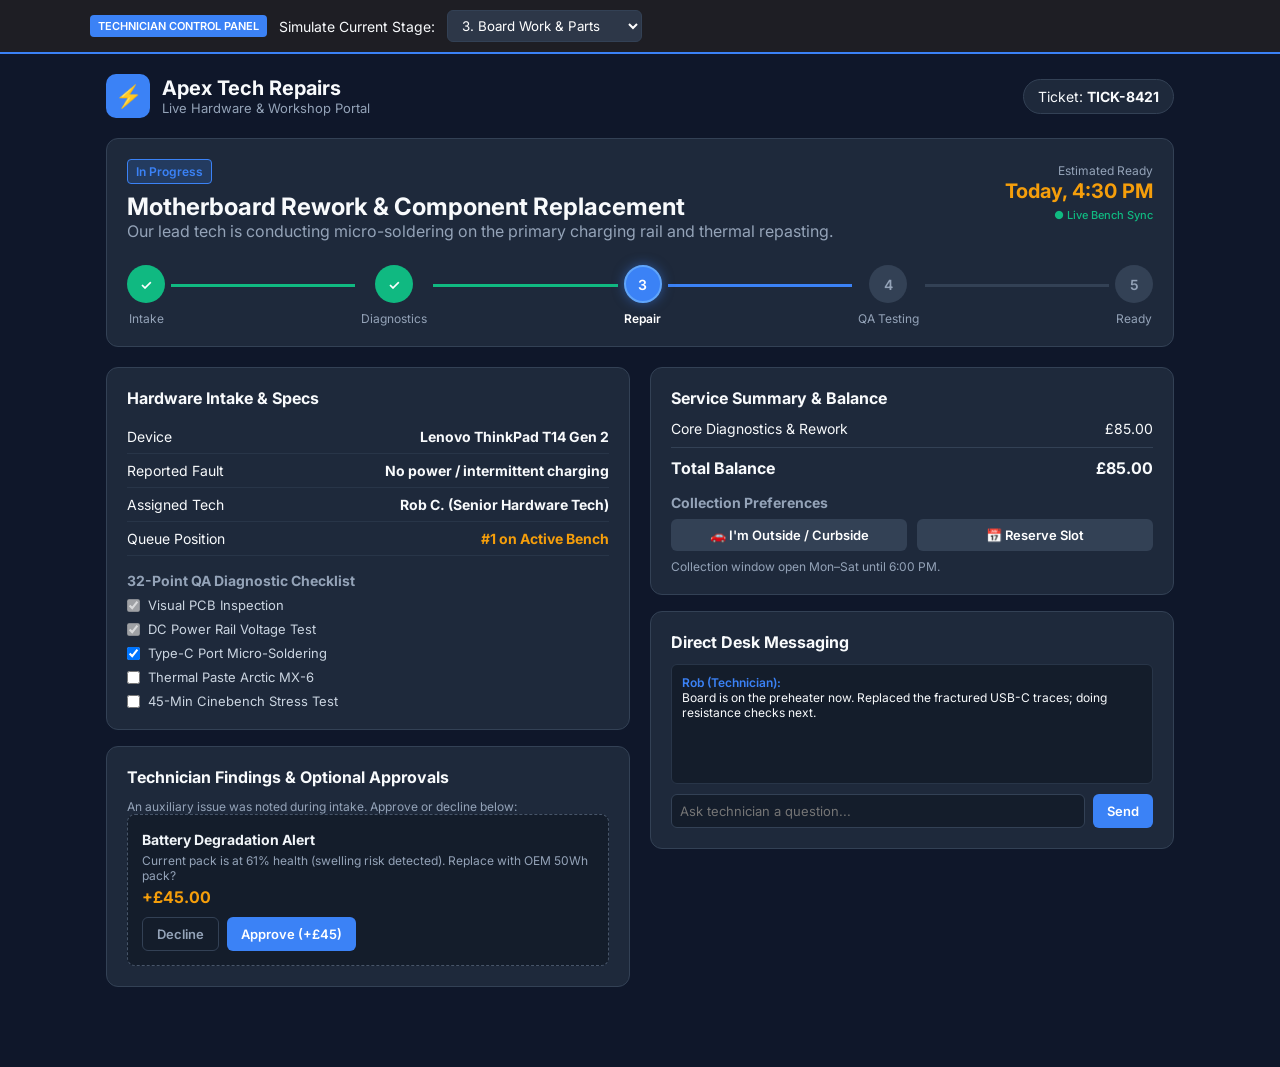
<file: index.html>
<!DOCTYPE html>
<html lang="en">
<head>
  <meta charset="UTF-8" />
  <meta name="viewport" content="width=device-width, initial-scale=1.0" />
  <title>RepairTracker - Live Tech Service Status</title>
  <link rel="stylesheet" href="style.css" />
  <link rel="preconnect" href="https://fonts.googleapis.com" />
  <link rel="preconnect" href="https://fonts.gstatic.com" crossorigin />
  <link href="https://fonts.googleapis.com/css2?family=Inter:wght@400;500;600;700&display=swap" rel="stylesheet" />
</head>
<body>

  <!-- Technician Simulator Bar (Test Bench Control) -->
  <div class="tech-bar">
    <div class="tech-bar-content">
      <span class="badge-tech">Technician Control Panel</span>
      <label for="stage-selector">Simulate Current Stage:</label>
      <select id="stage-selector">
        <option value="0">1. Checked In & Queued</option>
        <option value="1">2. Diagnostic Bench</option>
        <option value="2" selected>3. Board Work & Parts</option>
        <option value="3">4. QA & Stress Testing</option>
        <option value="4">5. Ready for Collection</option>
      </select>
    </div>
  </div>

  <div class="container">
    <!-- Header -->
    <header class="app-header">
      <div class="brand">
        <div class="brand-icon">⚡</div>
        <div>
          <h1>Apex Tech Repairs</h1>
          <p class="subtitle">Live Hardware & Workshop Portal</p>
        </div>
      </div>
      <div class="ticket-pill">
        <span class="muted">Ticket:</span>
        <strong id="ticket-id">TICK-8421</strong>
      </div>
    </header>

    <!-- Main Status Card -->
    <section class="card status-card">
      <div class="card-header">
        <div>
          <span class="badge" id="status-badge">In Progress</span>
          <h2 id="stage-title">Motherboard Rework & Component Replacement</h2>
          <p class="text-muted" id="stage-desc">Our lead tech is conducting micro-soldering on the primary charging rail and thermal repasting.</p>
        </div>
        <div class="eta-box">
          <span class="muted-small">Estimated Ready</span>
          <strong id="eta-time">Today, 4:30 PM</strong>
          <span class="tag-live">● Live Bench Sync</span>
        </div>
      </div>

      <!-- 5-Stage Stepper -->
      <div class="stepper" id="stepper">
        <div class="step completed" data-step="0">
          <div class="circle">✓</div>
          <span class="step-label">Intake</span>
        </div>
        <div class="line completed"></div>
        <div class="step completed" data-step="1">
          <div class="circle">✓</div>
          <span class="step-label">Diagnostics</span>
        </div>
        <div class="line active"></div>
        <div class="step active" data-step="2">
          <div class="circle">3</div>
          <span class="step-label">Repair</span>
        </div>
        <div class="line"></div>
        <div class="step" data-step="3">
          <div class="circle">4</div>
          <span class="step-label">QA Testing</span>
        </div>
        <div class="line"></div>
        <div class="step" data-step="4">
          <div class="circle">5</div>
          <span class="step-label">Ready</span>
        </div>
      </div>
    </section>

    <!-- 2-Column Details Grid -->
    <div class="grid-2">
      <!-- Left Column: Device & Hardware Checklist -->
      <div class="col">
        <section class="card">
          <h3>Hardware Intake & Specs</h3>
          <ul class="spec-list">
            <li><span>Device</span> <strong>Lenovo ThinkPad T14 Gen 2</strong></li>
            <li><span>Reported Fault</span> <strong>No power / intermittent charging</strong></li>
            <li><span>Assigned Tech</span> <strong>Rob C. (Senior Hardware Tech)</strong></li>
            <li><span>Queue Position</span> <strong class="text-accent">#1 on Active Bench</strong></li>
          </ul>

          <h4 class="mt-4">32-Point QA Diagnostic Checklist</h4>
          <div class="checklist" id="qa-checklist">
            <label class="check-item"><input type="checkbox" checked disabled /> Visual PCB Inspection</label>
            <label class="check-item"><input type="checkbox" checked disabled /> DC Power Rail Voltage Test</label>
            <label class="check-item"><input type="checkbox" checked id="chk-usb" /> Type-C Port Micro-Soldering</label>
            <label class="check-item"><input type="checkbox" id="chk-thermal" /> Thermal Paste Arctic MX-6</label>
            <label class="check-item"><input type="checkbox" id="chk-stress" /> 45-Min Cinebench Stress Test</label>
          </div>
        </section>

        <!-- Quote Approval Module -->
        <section class="card mt-4">
          <h3>Technician Findings & Optional Approvals</h3>
          <p class="text-muted small">An auxiliary issue was noted during intake. Approve or decline below:</p>
          <div class="quote-box">
            <div class="quote-info">
              <strong>Battery Degradation Alert</strong>
              <p>Current pack is at 61% health (swelling risk detected). Replace with OEM 50Wh pack?</p>
              <span class="price">+£45.00</span>
            </div>
            <div class="quote-actions">
              <button class="btn btn-outline" id="btn-decline">Decline</button>
              <button class="btn btn-primary" id="btn-approve">Approve (+£45)</button>
            </div>
          </div>
        </section>
      </div>

      <!-- Right Column: Balance, Pickup, and Direct Chat -->
      <div class="col">
        <!-- Balance & Pickup -->
        <section class="card">
          <h3>Service Summary & Balance</h3>
          <div class="balance-row">
            <span>Core Diagnostics & Rework</span>
            <span>£85.00</span>
          </div>
          <div class="balance-row" id="addon-row" style="display: none;">
            <span>OEM Battery Replacement</span>
            <span>£45.00</span>
          </div>
          <hr class="divider" />
          <div class="balance-row total">
            <strong>Total Balance</strong>
            <strong id="total-price">£85.00</strong>
          </div>

          <div class="pickup-section mt-4">
            <h4>Collection Preferences</h4>
            <div class="btn-group">
              <button class="btn btn-secondary" id="btn-curbside">🚗 I'm Outside / Curbside</button>
              <button class="btn btn-secondary" id="btn-slot">📅 Reserve Slot</button>
            </div>
            <p class="text-muted small mt-2" id="pickup-msg">Collection window open Mon–Sat until 6:00 PM.</p>
          </div>
        </section>

        <!-- Direct Workshop Chat -->
        <section class="card mt-4">
          <h3>Direct Desk Messaging</h3>
          <div class="chat-window" id="chat-messages">
            <div class="msg tech">
              <span class="sender">Rob (Technician):</span>
              <p>Board is on the preheater now. Replaced the fractured USB-C traces; doing resistance checks next.</p>
            </div>
          </div>
          <form class="chat-input-row" id="chat-form">
            <input type="text" id="chat-input" placeholder="Ask technician a question..." required />
            <button type="submit" class="btn btn-primary">Send</button>
          </form>
        </section>
      </div>
    </div>
  </div>

  <script src="app.js"></script>
</body>
</html>
</file>
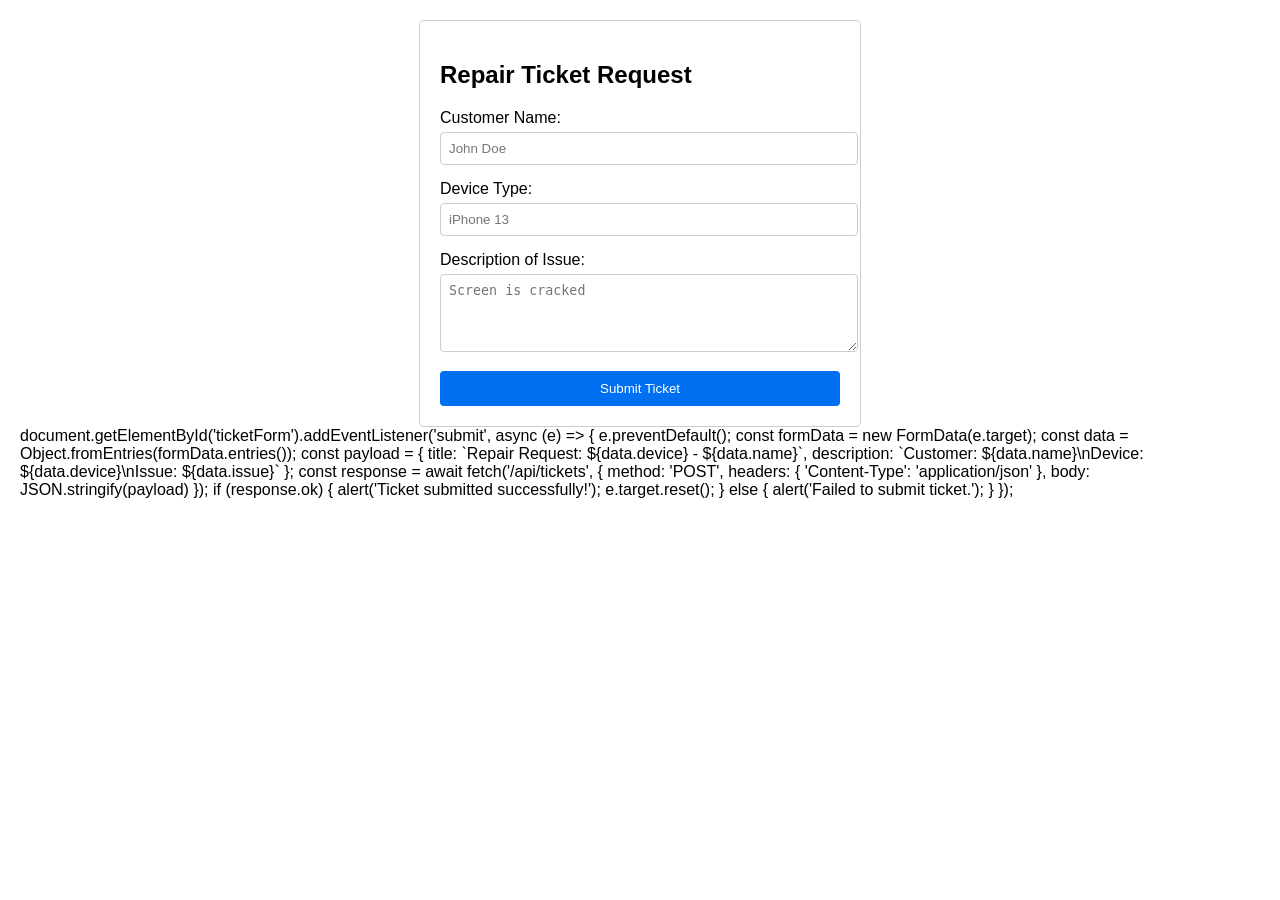
<file: RC ticket.html>
<!DOCTYPE html>
<html lang="en">
<head>
    <meta charset="UTF-8">
    <meta name="viewport" content="width=device-width, initial-scale=1.0">
    <title>Repair Ticket Request</title>
    <style>
        body { font-family: Arial, sans-serif; margin: 20px; }
        form { max-width: 400px; margin: 0 auto; padding: 20px; border: 1px solid #ccc; border-radius: 5px; }
        label { display: block; margin-bottom: 5px; }
        input, select, textarea { width: 100%; padding: 8px; margin-bottom: 15px; border: 1px solid #ccc; border-radius: 4px; }
        button { width: 100%; padding: 10px; background-color: #0070f3; color: white; border: none; border-radius: 4px; cursor: pointer; }
        button:hover { background-color: #0051a2; }
    </style>
</head>
<body>

    <form id="ticketForm">
        <h2>Repair Ticket Request</h2>
        
        <label for="name">Customer Name:</label>
        <input type="text" id="name" name="name" required placeholder="John Doe">

        <label for="device">Device Type:</label>
        <input type="text" id="device" name="device" required placeholder="iPhone 13">

        <label for="issue">Description of Issue:</label>
        <textarea id="issue" name="issue" rows="4" required placeholder="Screen is cracked"></textarea>

        <button type="submit">Submit Ticket</button>
    </form>
document.getElementById('ticketForm').addEventListener('submit', async (e) => {
    e.preventDefault();
    const formData = new FormData(e.target);
    const data = Object.fromEntries(formData.entries());
    
    const payload = {
        title: `Repair Request: ${data.device} - ${data.name}`,
        description: `Customer: ${data.name}\nDevice: ${data.device}\nIssue: ${data.issue}`
    };

    const response = await fetch('/api/tickets', {
        method: 'POST',
        headers: { 'Content-Type': 'application/json' },
        body: JSON.stringify(payload)
    });

    if (response.ok) {
        alert('Ticket submitted successfully!');
        e.target.reset();
    } else {
        alert('Failed to submit ticket.');
    }
});

</body>
</html>
</file>
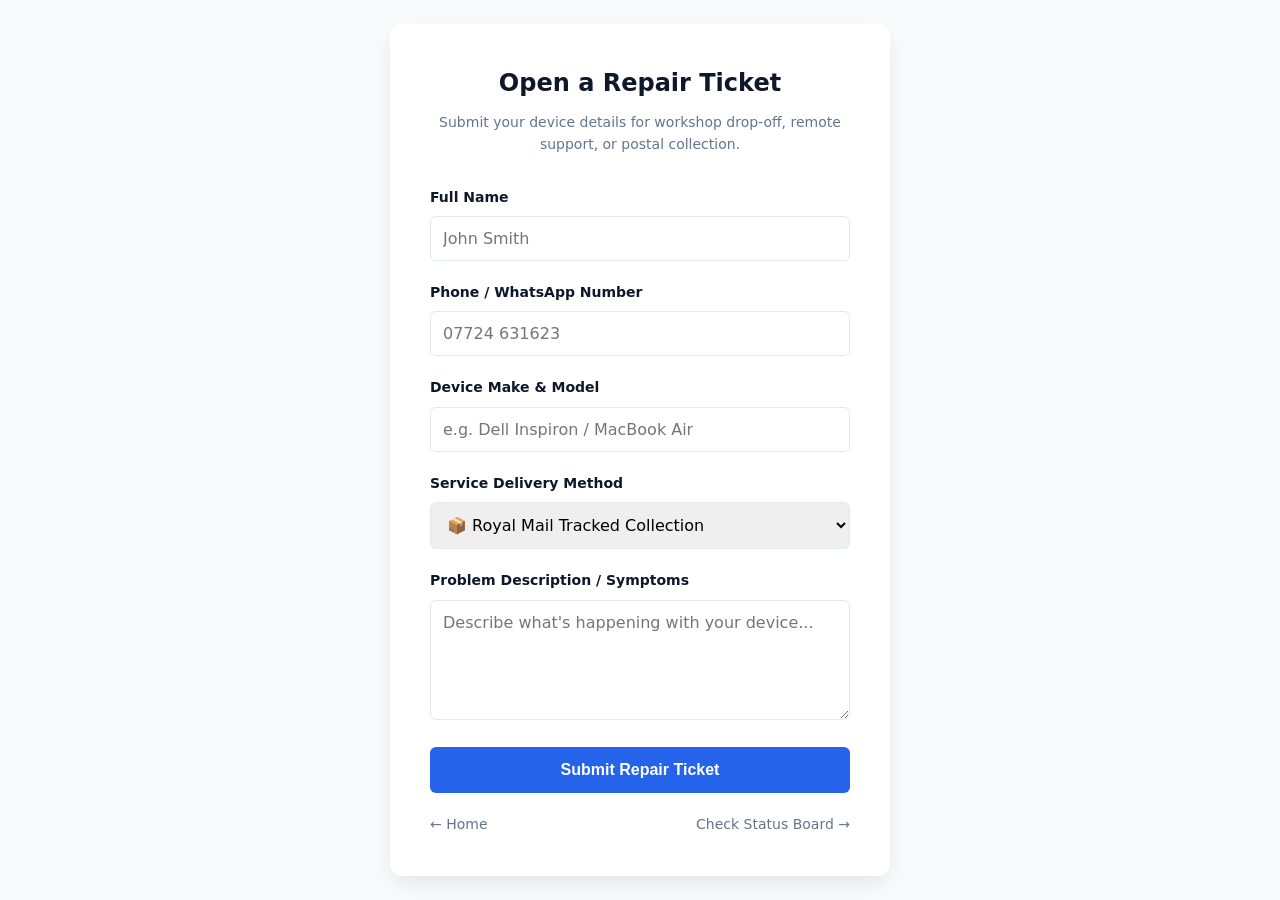
<file: RC-ticket.html>
<!DOCTYPE html>
<html lang="en">
<head>
    <meta charset="UTF-8">
    <meta name="viewport" content="width=device-width, initial-scale=1.0">
    <title>New Repair Ticket | Apex Tech Solutions</title>
    <link rel="stylesheet" href="https://cdnjs.cloudflare.com/ajax/libs/font-awesome/6.4.0/css/all.min.css">
    <style>
        :root {
            --primary: #2563eb;
            --primary-hover: #1d4ed8;
            --dark: #0f172a;
            --bg-gray: #f8fafc;
            --border: #e2e8f0;
            --text-main: #334155;
            --text-muted: #64748b;
        }

        * { box-sizing: border-box; margin: 0; padding: 0; }
        body {
            font-family: 'Inter', system-ui, -apple-system, sans-serif;
            color: var(--text-main);
            background-color: var(--bg-gray);
            line-height: 1.6;
            min-height: 100vh;
            display: flex;
            justify-content: center;
            align-items: center;
            padding: 20px;
        }

        .container {
            width: 100%;
            max-width: 500px;
            background: #ffffff;
            padding: 40px;
            border-radius: 12px;
            box-shadow: 0 10px 25px -5px rgba(0, 0, 0, 0.1);
        }

        .header { text-align: center; margin-bottom: 30px; }
        .header h1 { color: var(--dark); font-size: 24px; margin-bottom: 8px; }
        .header p { color: var(--text-muted); font-size: 14px; }

        .form-group { margin-bottom: 20px; }
        .form-group label { display: block; font-size: 14px; font-weight: 600; margin-bottom: 8px; color: var(--dark); }
        .form-group input, .form-group select, .form-group textarea {
            width: 100%; padding: 12px; border: 1px solid var(--border); border-radius: 6px; font-size: 16px; font-family: inherit;
        }
        .form-group input:focus, .form-group select:focus, .form-group textarea:focus {
            outline: none; border-color: var(--primary); box-shadow: 0 0 0 3px rgba(37, 99, 235, 0.1);
        }
        .form-group textarea { resize: vertical; min-height: 120px; }

        button.submit-btn {
            width: 100%; background-color: var(--primary); color: #ffffff; padding: 14px; border: none; border-radius: 6px; font-size: 16px; font-weight: 600; cursor: pointer; transition: background-color 0.2s;
        }
        button.submit-btn:hover { background-color: var(--primary-hover); }

        .back-links { display: flex; justify-content: space-between; margin-top: 20px; font-size: 14px; }
        .back-links a { color: var(--text-muted); text-decoration: none; }
        .back-links a:hover { color: var(--primary); }
    </style>
</head>
<body>
    <div class="container">
        <div class="header">
            <h1>Open a Repair Ticket</h1>
            <p>Submit your device details for workshop drop-off, remote support, or postal collection.</p>
        </div>
        
        <form id="ticketForm" onsubmit="submitTicket(event)">
            <div class="form-group">
                <label for="customerName">Full Name</label>
                <input type="text" id="customerName" required placeholder="John Smith">
            </div>

            <div class="form-group">
                <label for="customerPhone">Phone / WhatsApp Number</label>
                <input type="tel" id="customerPhone" required placeholder="07724 631623">
            </div>

            <div class="form-group">
                <label for="deviceType">Device Make & Model</label>
                <input type="text" id="deviceType" required placeholder="e.g. Dell Inspiron / MacBook Air">
            </div>

            <div class="form-group">
                <label for="logistics">Service Delivery Method</label>
                <select id="logistics" required>
                    <option value="Royal Mail Tracked Collection">📦 Royal Mail Tracked Collection</option>
                    <option value="Remote IT Support (AnyDesk)">⚡ Remote IT Support (AnyDesk)</option>
                    <option value="Workshop Drop-Off (Potters Bar)">📍 Workshop Drop-Off (Potters Bar)</option>
                </select>
            </div>

            <div class="form-group">
                <label for="issueDescription">Problem Description / Symptoms</label>
                <textarea id="issueDescription" required placeholder="Describe what's happening with your device..."></textarea>
            </div>

            <button type="submit" class="submit-btn">Submit Repair Ticket</button>
        </form>

        <div class="back-links">
            <a href="index.html">← Home</a>
            <a href="status.html">Check Status Board →</a>
        </div>
    </div>

    <script>
        function submitTicket(event) {
            event.preventDefault();
            const name = document.getElementById('customerName').value;
            const phone = document.getElementById('customerPhone').value;
            const device = document.getElementById('deviceType').value;
            const logistics = document.getElementById('logistics').value;
            const issue = document.getElementById('issueDescription').value;

            const subject = encodeURIComponent("New Repair Ticket from " + name);
            const body = encodeURIComponent(
                "Customer Name: " + name + "\n" +
                "Phone: " + phone + "\n" +
                "Device: " + device + "\n" +
                "Delivery Method: " + logistics + "\n\n" +
                "Issue Description:\n" + issue
            );

            window.location.href = `mailto:aderianwallaxaal@gmail.com?subject=${subject}&body=${body}`;
        }
    </script>
</body>
</html>
</file>
<file: style.css>
:root {
  --bg-page: #0f172a;
  --bg-card: #1e293b;
  --border: #334155;
  --text-main: #f8fafc;
  --text-muted: #94a3b8;
  --primary: #3b82f6;
  --primary-hover: #2563eb;
  --success: #10b981;
  --accent: #f59e0b;
}

* {
  box-sizing: border-box;
  margin: 0;
  padding: 0;
  font-family: 'Inter', -apple-system, sans-serif;
}

body {
  background-color: var(--bg-page);
  color: var(--text-main);
  padding-bottom: 60px;
}

/* Technician Simulator Banner */
.tech-bar {
  background: #1e1e24;
  border-bottom: 2px solid var(--primary);
  padding: 10px 20px;
  position: sticky;
  top: 0;
  z-index: 100;
}

.tech-bar-content {
  max-width: 1100px;
  margin: 0 auto;
  display: flex;
  align-items: center;
  gap: 12px;
  font-size: 14px;
}

.badge-tech {
  background: var(--primary);
  color: #fff;
  padding: 4px 8px;
  border-radius: 4px;
  font-weight: 600;
  font-size: 11px;
  text-transform: uppercase;
}

.tech-bar select {
  background: #2d3748;
  color: #fff;
  border: 1px solid var(--border);
  padding: 6px 10px;
  border-radius: 6px;
  cursor: pointer;
}

.container {
  max-width: 1100px;
  margin: 20px auto;
  padding: 0 16px;
}

/* Header */
.app-header {
  display: flex;
  justify-content: space-between;
  align-items: center;
  margin-bottom: 20px;
}

.brand {
  display: flex;
  align-items: center;
  gap: 12px;
}

.brand-icon {
  width: 44px;
  height: 44px;
  background: var(--primary);
  border-radius: 10px;
  display: flex;
  align-items: center;
  justify-content: center;
  font-size: 22px;
}

.app-header h1 {
  font-size: 20px;
  font-weight: 700;
}

.subtitle {
  font-size: 13px;
  color: var(--text-muted);
}

.ticket-pill {
  background: var(--bg-card);
  border: 1px solid var(--border);
  padding: 8px 14px;
  border-radius: 20px;
  font-size: 14px;
}

/* Cards */
.card {
  background: var(--bg-card);
  border: 1px solid var(--border);
  border-radius: 12px;
  padding: 20px;
}

.card h3 {
  font-size: 16px;
  margin-bottom: 12px;
}

.card h4 {
  font-size: 14px;
  color: var(--text-muted);
  margin-bottom: 8px;
}

.card-header {
  display: flex;
  justify-content: space-between;
  align-items: flex-start;
  margin-bottom: 24px;
  gap: 16px;
}

.badge {
  display: inline-block;
  background: rgba(59, 130, 246, 0.2);
  color: var(--primary);
  border: 1px solid var(--primary);
  padding: 4px 8px;
  border-radius: 4px;
  font-size: 12px;
  font-weight: 600;
  margin-bottom: 8px;
}

.eta-box {
  text-align: right;
  min-width: 170px;
}

.eta-box strong {
  display: block;
  font-size: 20px;
  color: var(--accent);
}

.tag-live {
  font-size: 11px;
  color: var(--success);
  font-weight: 500;
}

/* Stepper */
.stepper {
  display: flex;
  align-items: center;
  justify-content: space-between;
  position: relative;
  margin-top: 10px;
}

.step {
  display: flex;
  flex-direction: column;
  align-items: center;
  gap: 8px;
  z-index: 2;
}

.circle {
  width: 38px;
  height: 38px;
  border-radius: 50%;
  background: #334155;
  color: #94a3b8;
  display: flex;
  align-items: center;
  justify-content: center;
  font-weight: 600;
  font-size: 14px;
  border: 2px solid transparent;
  transition: all 0.3s;
}

.step-label {
  font-size: 12px;
  color: var(--text-muted);
}

.step.completed .circle {
  background: var(--success);
  color: white;
}

.step.active .circle {
  background: var(--primary);
  color: white;
  border-color: #60a5fa;
  box-shadow: 0 0 12px rgba(59, 130, 246, 0.5);
}

.step.active .step-label {
  color: #fff;
  font-weight: 600;
}

.line {
  flex: 1;
  height: 3px;
  background: #334155;
  margin: 0 6px 20px 6px;
  transition: background 0.3s;
}

.line.completed {
  background: var(--success);
}

.line.active {
  background: var(--primary);
}

/* Grid */
.grid-2 {
  display: grid;
  grid-template-columns: 1fr 1fr;
  gap: 20px;
  margin-top: 20px;
}

@media (max-width: 768px) {
  .grid-2 {
    grid-template-columns: 1fr;
  }
  .card-header {
    flex-direction: column;
  }
  .eta-box {
    text-align: left;
  }
}

/* Specs & Checklist */
.spec-list {
  list-style: none;
}

.spec-list li {
  display: flex;
  justify-content: space-between;
  padding: 8px 0;
  border-bottom: 1px solid #283548;
  font-size: 14px;
}

.checklist {
  display: flex;
  flex-direction: column;
  gap: 8px;
}

.check-item {
  font-size: 13px;
  display: flex;
  align-items: center;
  gap: 8px;
  color: #cbd5e1;
}

/* Quote Box */
.quote-box {
  background: #141d2b;
  border: 1px dashed #475569;
  padding: 14px;
  border-radius: 8px;
}

.quote-info strong {
  color: #f1f5f9;
  font-size: 14px;
}

.quote-info p {
  font-size: 12px;
  color: var(--text-muted);
  margin: 4px 0;
}

.quote-info .price {
  font-weight: 700;
  color: var(--accent);
}

.quote-actions {
  display: flex;
  gap: 8px;
  margin-top: 10px;
}

/* Buttons */
.btn {
  padding: 8px 14px;
  border-radius: 6px;
  font-size: 13px;
  font-weight: 600;
  cursor: pointer;
  border: none;
  transition: opacity 0.2s;
}

.btn:hover {
  opacity: 0.9;
}

.btn-primary {
  background: var(--primary);
  color: #fff;
}

.btn-secondary {
  background: #334155;
  color: #fff;
  flex: 1;
}

.btn-outline {
  background: transparent;
  border: 1px solid var(--border);
  color: var(--text-muted);
}

.btn-group {
  display: flex;
  gap: 10px;
}

/* Balance */
.balance-row {
  display: flex;
  justify-content: space-between;
  font-size: 14px;
  margin: 8px 0;
}

.balance-row.total {
  font-size: 16px;
  margin-top: 8px;
}

.divider {
  border: none;
  border-top: 1px solid var(--border);
  margin: 10px 0;
}

/* Chat */
.chat-window {
  height: 120px;
  overflow-y: auto;
  background: #141d2b;
  padding: 10px;
  border-radius: 6px;
  border: 1px solid #283548;
  margin-bottom: 10px;
}

.msg {
  font-size: 12px;
  margin-bottom: 8px;
}

.msg .sender {
  font-weight: 600;
  color: var(--primary);
}

.chat-input-row {
  display: flex;
  gap: 8px;
}

.chat-input-row input {
  flex: 1;
  background: #141d2b;
  border: 1px solid var(--border);
  border-radius: 6px;
  padding: 8px;
  color: #fff;
  font-size: 13px;
}

.text-accent { color: var(--accent); }
.text-muted { color: var(--text-muted); }
.small { font-size: 12px; }
.muted-small { font-size: 12px; color: var(--text-muted); }
.mt-2 { margin-top: 8px; }
.mt-4 { margin-top: 16px; }
</file>
